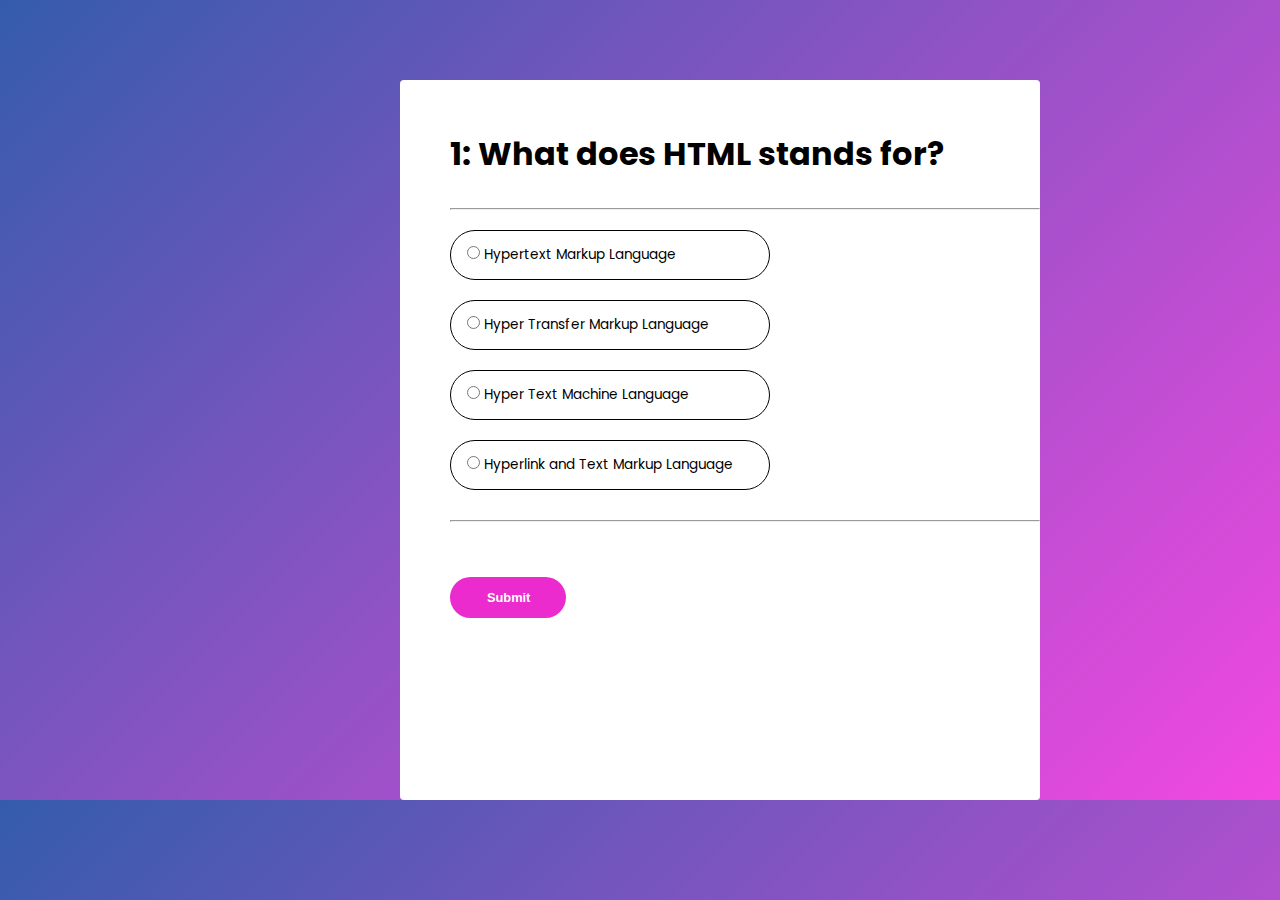
<file: 04-Quiz-App/index.html>
<!DOCTYPE html>
<html lang="en">
<head>
    <meta charset="UTF-8">
    <meta name="viewport" content="width=device-width, initial-scale=1.0">

    <title>Quiz Website</title>
    <link rel="icon" href="./quiz.png">
    <link rel="stylesheet" href="./style.css">

</head>
<body>
    <div class="quiz-section">
        <div id="quiz">
            <h2 class="question" id="question">Quiz Question</h2>
            <hr/>

            <ul>
                <li>
                <input type="radio" name="answer" class="answer" id="a">
                <label for="a" id="option_1">Quiz Option</label>
                </li>

                <li>
                <input type="radio" name="answer" class="answer" id="b">
                <label for="b" id="option_2">Quiz Option</label>
                </li>

                <li>
                <input type="radio" name="answer" class="answer" id="c">
                <label for="c" id="option_3">Quiz Option</label>
                </li>

                <li>
                <input type="radio" name="answer" class="answer" id="d">
                <label for="d" id="option_4">Quiz Option</label>
                </li>

            </ul>
            <hr/><br>

            <div class="btn">
                <button type="button" id="submit">Submit</button>
            </div>
        </div>
    </div>



    <script src="./index.js"></script>
</body>
</html>
</file>
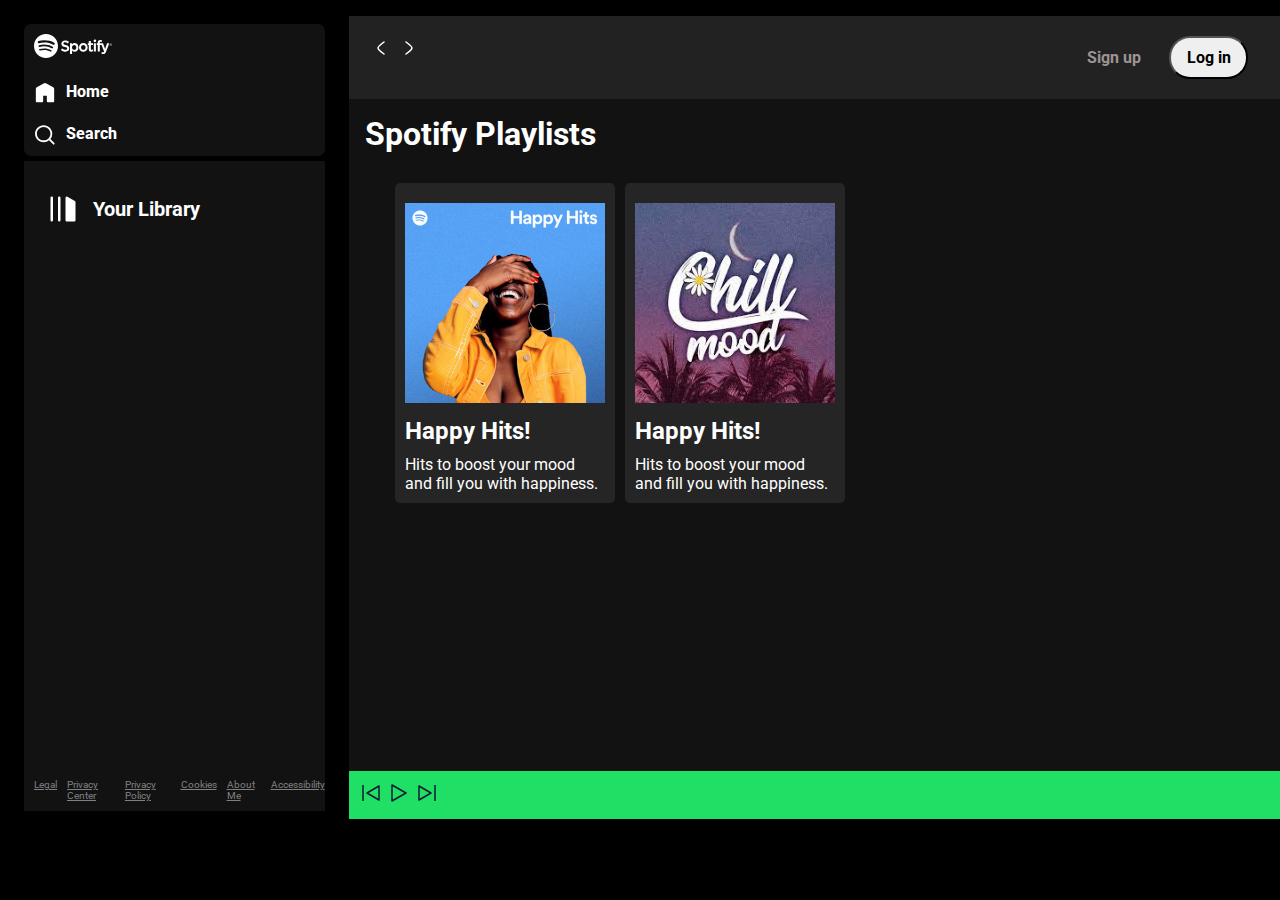
<file: 05-Spotify-Clone(un)/index.html>
<!DOCTYPE html>
<html lang="en">
  <head>
    <meta charset="UTF-8" />
    <meta name="viewport" content="width=device-width, initial-scale=1.0" />

    <title>Spotify - Web Player: Music for everyone</title>
    <link rel="icon" href="./assets/images/favicon.ico" />
    <link rel="stylesheet" href="./style.css" />
    <link rel="stylesheet" href="utility.css" />
  </head>
  <body>
    <!-- first section home/header starts -->

    <div class="container flex bg-black">
      <div class="left">
        <div class="home bg-black bg-grey rounded m-1 p-1">
          <div class="logo">
            <img class="invert" src="./assets/images/logo.svg" alt="logosvg" />
          </div>
          <ul>
            <li>
              <img
                class="invert"
                src="./assets/images/home.svg"
                alt="home"
              />Home
            </li>
            <li>
              <img
                class="invert"
                src="./assets/images/search.svg"
                alt="search"
              />Search
            </li>
          </ul>
        </div>

        <!-- second section playlist starts -->

        <div class="library bg-black bg-grey m-1 p-1">
          <div class="heading">
            <img
              class="invert"
              src="./assets/images/playlist.svg"
              alt="playlist"
            />
            <h2>Your Library</h2>
          </div>

          <div class="footer">
            <div>
              <a href="https://www.spotify.com/jp/legal/"><span>Legal</span></a>
            </div>
            <div>
              <a href="https://www.spotify.com/jp/privacy/"
                ><span>Privacy Center</span></a
              >
            </div>
            <div>
              <a href="https://www.spotify.com/jp/legal/privacy-policy/"
                >Privacy Policy<span></span
              ></a>
            </div>
            <div>
              <a href="https://www.spotify.com/jp/legal/cookies-policy/"
                ><span>Cookies</span></a
              >
            </div>
            <div>
              <a href="https://www.spotify.com/jp/legal/privacy-policy/#s3"
                ><span>About Me</span></a
              >
            </div>
            <div>
              <a href="https://www.spotify.com/jp/accessibility/"
                ><span>Accessibility</span></a
              >
            </div>
          </div>
        </div>
      </div>
      <!-- end of library(right)-->
      <div class="right bg-grey rounded">
        <div class="header">
          <div class="nav">
            <svg xmlns="http://www.w3.org/2000/svg" width="24" height="24" viewBox="0 0 24 24" fill="none">
              <path d="M15 6C15 6 9.00001 10.4189 9 12C8.99999 13.5812 15 18 15 18" stroke="#ffffff" stroke-width="1.5" stroke-linecap="round" stroke-linejoin="round"/>
              </svg>
            <svg xmlns="http://www.w3.org/2000/svg" width="24" height="24" viewBox="0 0 24 24" fill="none">
                <path d="M9.00005 6C9.00005 6 15 10.4189 15 12C15 13.5812 9 18 9 18" stroke="#ffffff" stroke-width="1.5" stroke-linecap="round" stroke-linejoin="round"/>
                </svg>
          </div>
          <div class="buttons">
            <button class="signUpBtn">Sign up</button>
            <button class="logInBtn">Log in</button>
          </div>
        </div>
        <div class="spotifyPlaylists">
          <h1>Spotify Playlists</h1>
          <div class="cardContainer">
            <div class="card">
              <div class="play">
                <svg xmlns="http://www.w3.org/2000/svg" width="24" height="24" viewBox="0 0 24 24" fill="none">
                  <circle cx="12" cy="12" r="10" stroke="#1fdf64" stroke-width="1.5"/>
                  <path d="M15.4531 12.3948C15.3016 13.0215 14.5857 13.4644 13.1539 14.3502C11.7697 15.2064 11.0777 15.6346 10.5199 15.4625C10.2893 15.3913 10.0793 15.2562 9.90982 15.07C9.5 14.6198 9.5 13.7465 9.5 12C9.5 10.2535 9.5 9.38018 9.90982 8.92995C10.0793 8.74381 10.2893 8.60868 10.5199 8.53753C11.0777 8.36544 11.7697 8.79357 13.1539 9.64983C14.5857 10.5356 15.3016 10.9785 15.4531 11.6052C15.5156 11.8639 15.5156 12.1361 15.4531 12.3948Z" stroke="#000000" fill='#000' stroke-width="1.5" stroke-linejoin="round"/>
                  </svg>
              </div>
              <img src="./assets/songs/cs/cover (1).jpg" alt="">
              <h2>Happy Hits!</h2>
              <p>Hits to boost your mood and fill you with happiness.</p>
            </div>

            <div class="card">
              <div class="play">
                <svg xmlns="http://www.w3.org/2000/svg" width="24" height="24" viewBox="0 0 24 24" fill="none">
                  <circle cx="12" cy="12" r="10" stroke="#1fdf64" stroke-width="1.5"/>
                  <path d="M15.4531 12.3948C15.3016 13.0215 14.5857 13.4644 13.1539 14.3502C11.7697 15.2064 11.0777 15.6346 10.5199 15.4625C10.2893 15.3913 10.0793 15.2562 9.90982 15.07C9.5 14.6198 9.5 13.7465 9.5 12C9.5 10.2535 9.5 9.38018 9.90982 8.92995C10.0793 8.74381 10.2893 8.60868 10.5199 8.53753C11.0777 8.36544 11.7697 8.79357 13.1539 9.64983C14.5857 10.5356 15.3016 10.9785 15.4531 11.6052C15.5156 11.8639 15.5156 12.1361 15.4531 12.3948Z" stroke="#000000" fill='#000' stroke-width="1.5" stroke-linejoin="round"/>
                  </svg>
              </div>
              <img src="./assets/songs/chill mood/cover.jpg" alt="">
              <h2>Happy Hits!</h2>
              <p>Hits to boost your mood and fill you with happiness.</p>
            </div>

    

            
          </div>
        </div>
        <div class="playbar">
          <div class="songinfo">

          </div>
          <div class="songbuttons">
            <img src="./assets/images/prevsong.svg" alt="">
            <img src="./assets/images/play.svg" alt="">
            <img src="./assets/images/nextsong.svg" alt="">
          </div>
          <div class="songtime">

          </div>
        </div>
      </div>
      </div>
      </div>
      <!-- Playbar starts here -->

    <script src="./script.js"></script>
  </body>
</html>
</file>
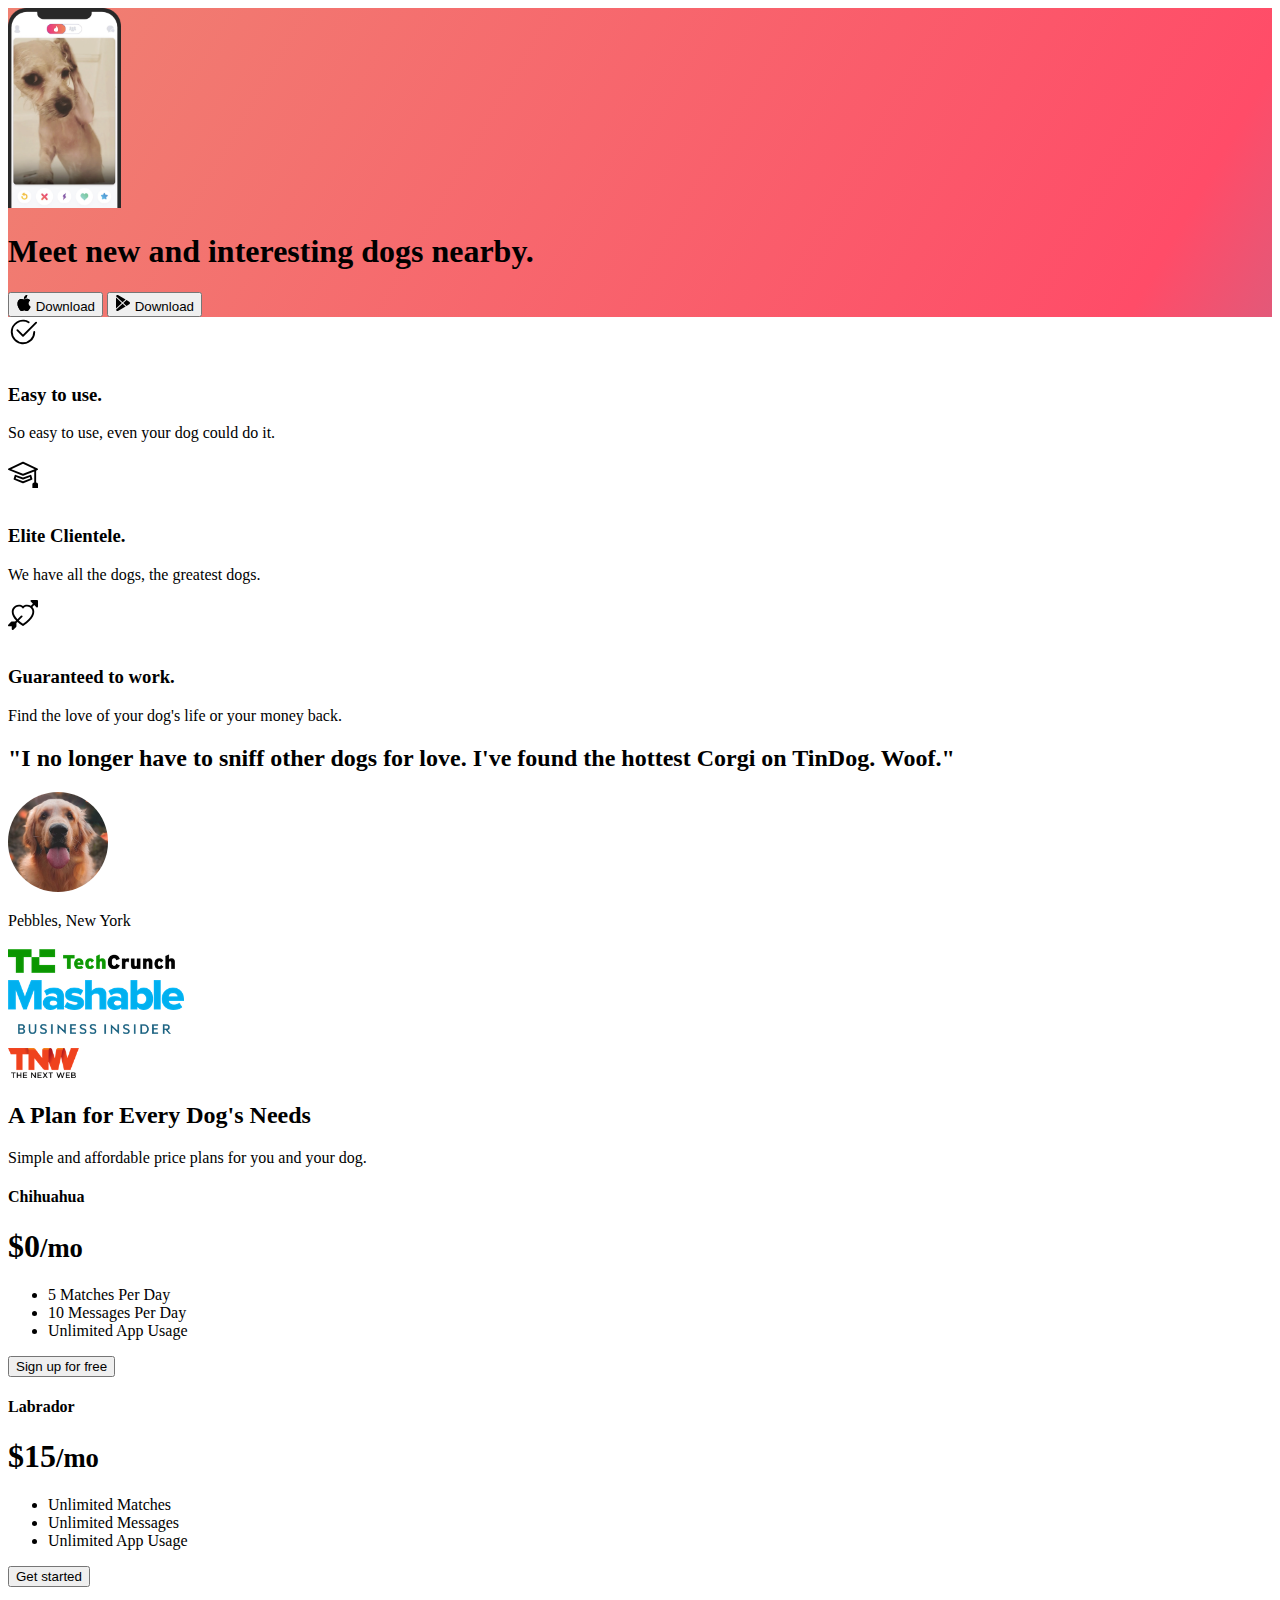
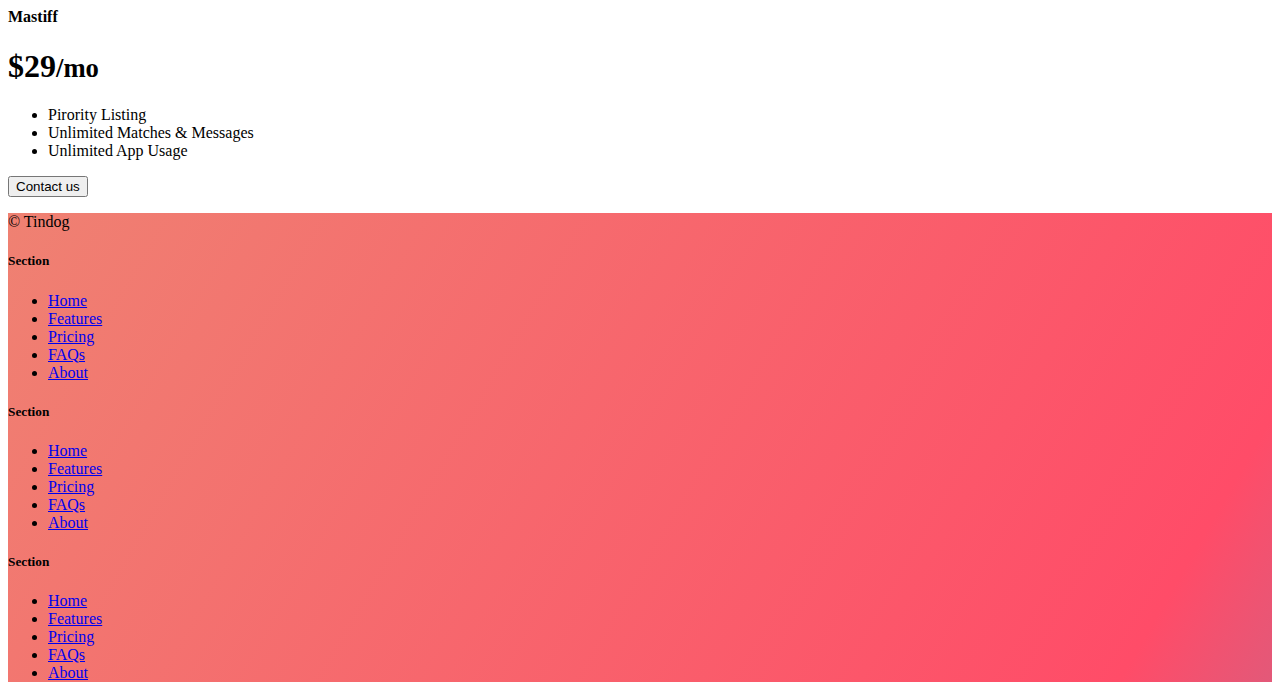
<file: 06-TinDog-Bootstrap/solution.html>
<!DOCTYPE html>
<html lang="en">

<head>
  <meta charset="UTF-8">
  <meta name="viewport" content="width=device-width, initial-scale=1.0">
  <title>TinDog</title>
  <link href="https://cdn.jsdelivr.net/npm/bootstrap@5.3.0-alpha3/dist/css/bootstrap.min.css" rel="stylesheet"
    integrity="sha384-KK94CHFLLe+nY2dmCWGMq91rCGa5gtU4mk92HdvYe+M/SXH301p5ILy+dN9+nJOZ" crossorigin="anonymous">
  <link rel="stylesheet" href="./css/solution.css">
</head>

<body>


  <!-- Title -->
  <section id="title" class="gradient-background">

    <div class="container col-xxl-8 px-4 pt-5">
      <div class="row flex-lg-row-reverse align-items-center g-5 pt-5">
        <div class="col-10 col-sm-8 col-lg-6">
          <img src="./images/iphone.png" class="d-block mx-lg-auto img-fluid" alt="Bootstrap Themes" height="200"
            loading="lazy">
        </div>
        <div class="col-lg-6">
          <h1 class="display-5 fw-bold text-body-emphasis lh-1 mb-3">Meet new and interesting dogs nearby.</h1>

          <div class="d-grid gap-2 d-md-flex justify-content-md-start">
            <button type="button" class="btn btn-light btn-lg px-4 me-md-2"><svg xmlns="http://www.w3.org/2000/svg"
                width="16" height="16" fill="currentColor" class="bi bi-apple mb-1" viewBox="0 0 16 16">
                <path
                  d="M11.182.008C11.148-.03 9.923.023 8.857 1.18c-1.066 1.156-.902 2.482-.878 2.516.024.034 1.52.087 2.475-1.258.955-1.345.762-2.391.728-2.43Zm3.314 11.733c-.048-.096-2.325-1.234-2.113-3.422.212-2.189 1.675-2.789 1.698-2.854.023-.065-.597-.79-1.254-1.157a3.692 3.692 0 0 0-1.563-.434c-.108-.003-.483-.095-1.254.116-.508.139-1.653.589-1.968.607-.316.018-1.256-.522-2.267-.665-.647-.125-1.333.131-1.824.328-.49.196-1.422.754-2.074 2.237-.652 1.482-.311 3.83-.067 4.56.244.729.625 1.924 1.273 2.796.576.984 1.34 1.667 1.659 1.899.319.232 1.219.386 1.843.067.502-.308 1.408-.485 1.766-.472.357.013 1.061.154 1.782.539.571.197 1.111.115 1.652-.105.541-.221 1.324-1.059 2.238-2.758.347-.79.505-1.217.473-1.282Z" />
                <path
                  d="M11.182.008C11.148-.03 9.923.023 8.857 1.18c-1.066 1.156-.902 2.482-.878 2.516.024.034 1.52.087 2.475-1.258.955-1.345.762-2.391.728-2.43Zm3.314 11.733c-.048-.096-2.325-1.234-2.113-3.422.212-2.189 1.675-2.789 1.698-2.854.023-.065-.597-.79-1.254-1.157a3.692 3.692 0 0 0-1.563-.434c-.108-.003-.483-.095-1.254.116-.508.139-1.653.589-1.968.607-.316.018-1.256-.522-2.267-.665-.647-.125-1.333.131-1.824.328-.49.196-1.422.754-2.074 2.237-.652 1.482-.311 3.83-.067 4.56.244.729.625 1.924 1.273 2.796.576.984 1.34 1.667 1.659 1.899.319.232 1.219.386 1.843.067.502-.308 1.408-.485 1.766-.472.357.013 1.061.154 1.782.539.571.197 1.111.115 1.652-.105.541-.221 1.324-1.059 2.238-2.758.347-.79.505-1.217.473-1.282Z" />
              </svg> Download</button>
            <button type="button" class="btn btn-outline-light btn-lg px-4"><svg xmlns="http://www.w3.org/2000/svg"
                width="16" height="16" fill="currentColor" class="bi bi-google-play mb-1" viewBox="0 0 16 16">
                <path
                  d="M14.222 9.374c1.037-.61 1.037-2.137 0-2.748L11.528 5.04 8.32 8l3.207 2.96 2.694-1.586Zm-3.595 2.116L7.583 8.68 1.03 14.73c.201 1.029 1.36 1.61 2.303 1.055l7.294-4.295ZM1 13.396V2.603L6.846 8 1 13.396ZM1.03 1.27l6.553 6.05 3.044-2.81L3.333.215C2.39-.341 1.231.24 1.03 1.27Z" />
              </svg> Download</button>
          </div>
        </div>
      </div>
    </div>
  </section>
  <!-- Features -->
  <section id="features">
    <div class="container mt-5">
      <div class="row g-4 py-5 row-cols-1 row-cols-lg-3">
        <div class="col d-flex align-items-start">
          <div
            class="icon-square text-body-emphasis bg-body-secondary d-inline-flex align-items-center justify-content-center fs-4 flex-shrink-0 me-3">
            <svg xmlns="http://www.w3.org/2000/svg" height="30" fill="currentColor" class="bi bi-check2-circle"
              viewBox="0 0 16 16">
              <path
                d="M2.5 8a5.5 5.5 0 0 1 8.25-4.764.5.5 0 0 0 .5-.866A6.5 6.5 0 1 0 14.5 8a.5.5 0 0 0-1 0 5.5 5.5 0 1 1-11 0z" />
              <path
                d="M15.354 3.354a.5.5 0 0 0-.708-.708L8 9.293 5.354 6.646a.5.5 0 1 0-.708.708l3 3a.5.5 0 0 0 .708 0l7-7z" />
            </svg>
          </div>
          <div>
            <h3 class="fs-2">Easy to use.</h3>
            <p>So easy to use, even your dog could do it.</p>

          </div>
        </div>
        <div class="col d-flex align-items-start">
          <div
            class="icon-square text-body-emphasis bg-body-secondary d-inline-flex align-items-center justify-content-center fs-4 flex-shrink-0 me-3">
            <svg xmlns="http://www.w3.org/2000/svg" height="30" fill="currentColor" class="bi bi-mortarboard"
              viewBox="0 0 16 16">
              <path
                d="M8.211 2.047a.5.5 0 0 0-.422 0l-7.5 3.5a.5.5 0 0 0 .025.917l7.5 3a.5.5 0 0 0 .372 0L14 7.14V13a1 1 0 0 0-1 1v2h3v-2a1 1 0 0 0-1-1V6.739l.686-.275a.5.5 0 0 0 .025-.917l-7.5-3.5ZM8 8.46 1.758 5.965 8 3.052l6.242 2.913L8 8.46Z" />
              <path
                d="M4.176 9.032a.5.5 0 0 0-.656.327l-.5 1.7a.5.5 0 0 0 .294.605l4.5 1.8a.5.5 0 0 0 .372 0l4.5-1.8a.5.5 0 0 0 .294-.605l-.5-1.7a.5.5 0 0 0-.656-.327L8 10.466 4.176 9.032Zm-.068 1.873.22-.748 3.496 1.311a.5.5 0 0 0 .352 0l3.496-1.311.22.748L8 12.46l-3.892-1.556Z" />
            </svg>
          </div>
          <div>
            <h3 class="fs-2">Elite Clientele.</h3>
            <p>We have all the dogs, the greatest dogs.</p>

          </div>
        </div>
        <div class="col d-flex align-items-start">
          <div
            class="icon-square text-body-emphasis bg-body-secondary d-inline-flex align-items-center justify-content-center fs-4 flex-shrink-0 me-3">
            <svg xmlns="http://www.w3.org/2000/svg" height="30" fill="currentColor" class="bi bi-arrow-through-heart"
              viewBox="0 0 16 16">
              <path fill-rule="evenodd"
                d="M2.854 15.854A.5.5 0 0 1 2 15.5V14H.5a.5.5 0 0 1-.354-.854l1.5-1.5A.5.5 0 0 1 2 11.5h1.793l.53-.53c-.771-.802-1.328-1.58-1.704-2.32-.798-1.575-.775-2.996-.213-4.092C3.426 2.565 6.18 1.809 8 3.233c1.25-.98 2.944-.928 4.212-.152L13.292 2 12.147.854A.5.5 0 0 1 12.5 0h3a.5.5 0 0 1 .5.5v3a.5.5 0 0 1-.854.354L14 2.707l-1.006 1.006c.236.248.44.531.6.845.562 1.096.585 2.517-.213 4.092-.793 1.563-2.395 3.288-5.105 5.08L8 13.912l-.276-.182a21.86 21.86 0 0 1-2.685-2.062l-.539.54V14a.5.5 0 0 1-.146.354l-1.5 1.5Zm2.893-4.894A20.419 20.419 0 0 0 8 12.71c2.456-1.666 3.827-3.207 4.489-4.512.679-1.34.607-2.42.215-3.185-.817-1.595-3.087-2.054-4.346-.761L8 4.62l-.358-.368c-1.259-1.293-3.53-.834-4.346.761-.392.766-.464 1.845.215 3.185.323.636.815 1.33 1.519 2.065l1.866-1.867a.5.5 0 1 1 .708.708L5.747 10.96Z" />
            </svg>
          </div>
          <div>
            <h3 class="fs-2">Guaranteed to work.</h3>
            <p>Find the love of your dog's life or your money back.</p>

          </div>
        </div>
      </div>
    </div>
  </section>
  <!-- Testimonial -->
  <section id="testimonial">
    <div class="my-5">
      <div class="p-5 text-center bg-body-tertiary">
        <div class="container py-5">
          <h2 class="text-body-emphasis">"I no longer have to sniff other dogs for love. I've found the hottest Corgi on
            TinDog. Woof."</h2>
          <img class="profile-img mt-5" src="./images/dog-img.jpg" alt="dog image">
          <p class="col-lg-8 mx-auto lead mt-2">
            Pebbles, New York
          </p>
        </div>

        <div class="container">
          <div class="row">
            <div class="col-lg-3 col-sm-12">
              <img src="./images/techcrunch.png" alt="techcrunch" height="30">
            </div>
            <div class="col-lg-3 col-sm-12">
              <img src="./images/mashable.png" alt="mashable" height="30">
            </div>
            <div class="col-lg-3 col-sm-12">
              <img src="./images/bizinsider.png" alt="bizinsider" height="30">
            </div>
            <div class="col-lg-3 col-sm-12">
              <img src="./images/tnw.png" alt="tnw" height="30">
            </div>
          </div>
        </div>
      </div>
    </div>
  </section>
  <!-- Pricing -->
  <section id="pricing">
    <div class="container">
      <div class="pricing-header p-3 pb-md-4 mx-auto text-center">
        <h2 class="display-4 fw-normal">A Plan for Every Dog's Needs</h2>
        <p class="fs-5 text-body-secondary">Simple and affordable price plans for you and your dog.
      </div>
      <div class="row row-cols-1 row-cols-md-3 mb-3 text-center">
        <div class="col">
          <div class="card mb-4 rounded-3 shadow-sm">
            <div class="card-header py-3">
              <h4 class="my-0 fw-normal">Chihuahua</h4>
            </div>
            <div class="card-body">
              <h1 class="card-title pricing-card-title">$0<small class="text-body-secondary fw-light">/mo</small></h1>
              <ul class="list-unstyled mt-3 mb-4">
                <li>5 Matches Per Day</li>
                <li>10 Messages Per Day</li>
                <li>Unlimited App Usage</li>
              </ul>
              <button type="button" class="w-100 btn btn-lg btn-outline-dark">Sign up for free</button>
            </div>
          </div>
        </div>
        <div class="col">
          <div class="card mb-4 rounded-3 shadow-sm">
            <div class="card-header py-3">
              <h4 class="my-0 fw-normal">Labrador</h4>
            </div>
            <div class="card-body">
              <h1 class="card-title pricing-card-title">$15<small class="text-body-secondary fw-light">/mo</small></h1>
              <ul class="list-unstyled mt-3 mb-4">
                <li>Unlimited Matches</li>
                <li>Unlimited Messages</li>
                <li>Unlimited App Usage</li>
              </ul>
              <button type="button" class="w-100 btn btn-lg btn-dark">Get started</button>
            </div>
          </div>
        </div>
        <div class="col">
          <div class="card mb-4 rounded-3 shadow-sm border-dark">
            <div class="card-header py-3 text-bg-dark border-dark">
              <h4 class="my-0 fw-normal">Mastiff</h4>
            </div>
            <div class="card-body">
              <h1 class="card-title pricing-card-title">$29<small class="text-body-secondary fw-light">/mo</small></h1>
              <ul class="list-unstyled mt-3 mb-4">
                <li>Pirority Listing</li>
                <li>Unlimited Matches & Messages</li>
                <li>Unlimited App Usage</li>
              </ul>
              <button type="button" class="w-100 btn btn-lg btn-dark">Contact us</button>
            </div>
          </div>
        </div>
      </div>
    </div>
  </section>
  <!-- Footer -->
  <section id="contact" class="gradient-background">
    <div class="container ">
      <footer class="row row-cols-1 row-cols-sm-2 row-cols-md-5 py-5 mt-5 border-top">
        <div class="col mb-3">

          <p class="text-body-secondary">© Tindog</p>
        </div>

        <div class="col mb-3">

        </div>

        <div class="col mb-3">
          <h5>Section</h5>
          <ul class="nav flex-column">
            <li class="nav-item mb-2"><a href="#" class="nav-link p-0 text-body-secondary">Home</a></li>
            <li class="nav-item mb-2"><a href="#" class="nav-link p-0 text-body-secondary">Features</a></li>
            <li class="nav-item mb-2"><a href="#" class="nav-link p-0 text-body-secondary">Pricing</a></li>
            <li class="nav-item mb-2"><a href="#" class="nav-link p-0 text-body-secondary">FAQs</a></li>
            <li class="nav-item mb-2"><a href="#" class="nav-link p-0 text-body-secondary">About</a></li>
          </ul>
        </div>

        <div class="col mb-3">
          <h5>Section</h5>
          <ul class="nav flex-column">
            <li class="nav-item mb-2"><a href="#" class="nav-link p-0 text-body-secondary">Home</a></li>
            <li class="nav-item mb-2"><a href="#" class="nav-link p-0 text-body-secondary">Features</a></li>
            <li class="nav-item mb-2"><a href="#" class="nav-link p-0 text-body-secondary">Pricing</a></li>
            <li class="nav-item mb-2"><a href="#" class="nav-link p-0 text-body-secondary">FAQs</a></li>
            <li class="nav-item mb-2"><a href="#" class="nav-link p-0 text-body-secondary">About</a></li>
          </ul>
        </div>

        <div class="col mb-3">
          <h5>Section</h5>
          <ul class="nav flex-column">
            <li class="nav-item mb-2"><a href="#" class="nav-link p-0 text-body-secondary">Home</a></li>
            <li class="nav-item mb-2"><a href="#" class="nav-link p-0 text-body-secondary">Features</a></li>
            <li class="nav-item mb-2"><a href="#" class="nav-link p-0 text-body-secondary">Pricing</a></li>
            <li class="nav-item mb-2"><a href="#" class="nav-link p-0 text-body-secondary">FAQs</a></li>
            <li class="nav-item mb-2"><a href="#" class="nav-link p-0 text-body-secondary">About</a></li>
          </ul>
        </div>
      </footer>
    </div>
  </section>
</body>

</html>
</file>
<file: 04-Quiz-App/style.css>
@import url("https://fonts.googleapis.com/css2?family=Poppins:wght@500&display=swap");

* {
    margin: 0;
    padding: 0;
    box-sizing: border-box;
}

html, body {
    font-family: 'poppins', sans-serif;
}
body {
    background: linear-gradient(135deg, #345cac, #f248e1);
}

.quiz-section {
    border-radius: 4px;
    height: 80vh;
    width: 50vw;
    margin-left: 400px;
    margin-top: 80px;
    background-color: white;
}

#quiz {
    margin-left: 50px;
    padding-top: 50px;
}

#quiz h2 {
    font-size: 2rem;
}

ul li {
    margin-top: 20px;
    list-style: none;
    line-height: 3rem;
    border: 1px solid black;
    height: 50px;
    width: 20rem;
    padding: 0px 0px 0px 16px;;
    border-radius: 30px;
    cursor: pointer;
    font-size: 0.85rem;
}


ul li:hover {
    background-color: purple;
    color: white;
    border: none;
    outline: none;
}


hr {
    margin-top: 30px;
}

#submit {
    padding: 13px 36px 13px 37px;
    background-color: #eb2bce;
    color: white;
    font-size: 0.8rem;
    border-radius: 30px;
    border: none;
    margin-top: 30px;
    text-align: center;
    cursor: pointer;
    font-weight: bold;
    position: sticky;
}

#submit:hover {
    background-color: #48287c;
    color: white;
}


.result {
    display: flex;
    flex-direction: column;
    justify-content: center;
    align-items: center;
    line-height: 3rem;
}

.result button {
    padding: 13px 36px 13px 37px;
    background-color: #eb2bce;
    color: white;
    font-size: 0.8rem;
    border-radius: 30px;
    border: none;
    text-align: center;
    cursor: pointer;
    font-weight: bold;
    position: sticky;
}

.result button:hover {
    background-color: #48287c;
    color: white;
}
</file>
<file: 05-Spotify-Clone(un)/style.css>
@import url("https://fonts.googleapis.com/css2?family=Roboto:ital,wght@0,100;0,300;0,400;0,500;0,700;0,900;1,100;1,300;1,400;1,500;1,700;1,900&display=swap");

* {
  margin: 0;
  padding: 0;
  font-family: "Roboto", sans-serif;
}

body {
  background-color: black;
  color: white;
}

.left {
  width: 25vw;
  padding: 19px;
}

.right {
  width: 75vw;
}

.home ul li {
  display: flex;
  width: 22px;
  list-style: none;
  gap: 10px;
  padding-top: 20px;
  font-weight: 780;
}

.heading {
  display: flex;
  width: 100%;
  gap: 15px;
  padding-top: 20px;
  padding: 23px 14px;
  font-weight: bold;
  align-items: center;
  font-size: 13px;
}

.heading img {
  width: 30px;
}

.library {
  min-height: 70vh;
  position: relative;
}

.footer {
  display: flex;
  font-size: 10px;
  gap: 10px;
  position: absolute;
  bottom: 0;
  color: grey;
  padding: 10px 0;
}

.footer a {
  color: grey;
}

.right {
  margin: 16px 0;
  position: relative;
}

.header {
  display: flex;
  justify-content: space-between;
  background-color: rgb(34, 34, 34);
}

.header > * {
  padding: 20px;
}

.spotifyPlaylists {
  padding: 16px;
}

.cardContainer {
  margin: 30px;
  display: flex;
  gap: 10px;
  flex-wrap: wrap;
  overflow-y: scroll;
  max-height: 70vh;
}

.card {
  width: 200px;
  padding: 10px;
  border-radius: 5px;
  background-color: #252525;
  position: relative;
  cursor: pointer;
}

.card > * {
  padding-top: 10px;
}

.card img {
  width: 100%;
  object-fit: contain;
}

.play {
  width: 28px;
  height: 28px;
  background-color: #1fdf64;
  border-radius: 50%;
  padding: 4px;
  display: flex;
  align-items: center;
  justify-content: center;
  position: absolute;
  top: 168px;
  right: 17px;
  opacity: 0;
  transition: all 1s ease-out;
}

.buttons > * {
  margin: 0 12px;
}
.signUpBtn {
  color: rgb(156, 148, 148);
  background-color: rgb(34, 34, 34);
  font-weight: bold;
  border: none;
  cursor: pointer;
  font-size: 16px;
}

.signUpBtn:hover {
  font-size: 17px;
  color: white;
}

.logInBtn {
  font-size: 16px;
  font-weight: bold;
  border-radius: 21px;
  padding: 10px;
  width: 79px;
  cursor: pointer;
}

.logInBtn:hover {
  font-size: 17px;
  font-weight: bold;
}

.playbar {
  position: absolute;
  bottom: 0;
  padding: 10px;
  width: 100%;
  background-color: #1fdf64;

}

.songbtns {
  display: flex;
  justify-content: center;
  gap: 16px;
}
</file>
<file: 05-Spotify-Clone(un)/utility.css>
.border {
    border: 1px solid red;
    margin: 5px;
}

.flex {
    display: flex;
}

.justify-center {
    justify-content: center;
}

.item-center {
    align-items: center;
}

.bg-black {
    background-color: black;
    color: white;
}

.invert {
    filter: invert(1);
}

.bg-grey {
    background-color: #121212;
}

.m-1 {
    margin: 5px;
}

.rounded {
    border-radius: 7px;
}

.p-1 {
    padding: 10px;
}


/* This is from chatgpt */



/* For Chrome, Safari, and Edge */
::-webkit-scrollbar {
    width: 12px; /* Width of the scrollbar */
  }
  
  ::-webkit-scrollbar-track {
    background: #222; /* Color of the scrollbar track */
  }
  
  ::-webkit-scrollbar-thumb {
    background-color: #333; /* Color of the scrollbar thumb */
    border-radius: 6px; /* Rounded corners on the scrollbar thumb */
  }
  
  ::-webkit-scrollbar-thumb:hover {
    background: #959595; /* Color of the scrollbar thumb on hover */
  }
  
  /* For Firefox */
  * {
    scrollbar-width: thin; /* "auto" or "thin" */
    scrollbar-color: #6B6B6B #2E2E2E; /* thumb and track color */
  }
</file>
<file: 06-TinDog-Bootstrap/css/solution.css>
.gradient-background {
  background: linear-gradient(300deg, #00bfff, #ff4c68, #ef8172);
  background-size: 180% 180%;
  animation: gradient-animation 18s ease infinite;
}

@keyframes gradient-animation {
  0% {
    background-position: 0% 50%;
  }
  50% {
    background-position: 100% 50%;
  }
  100% {
    background-position: 0% 50%;
  }
}

.icon-square {
  width: 3rem;
  height: 3rem;
  border-radius: 0.75rem;
}

.profile-img {
  border-radius: 50%;
  height: 100px;
}
</file>
